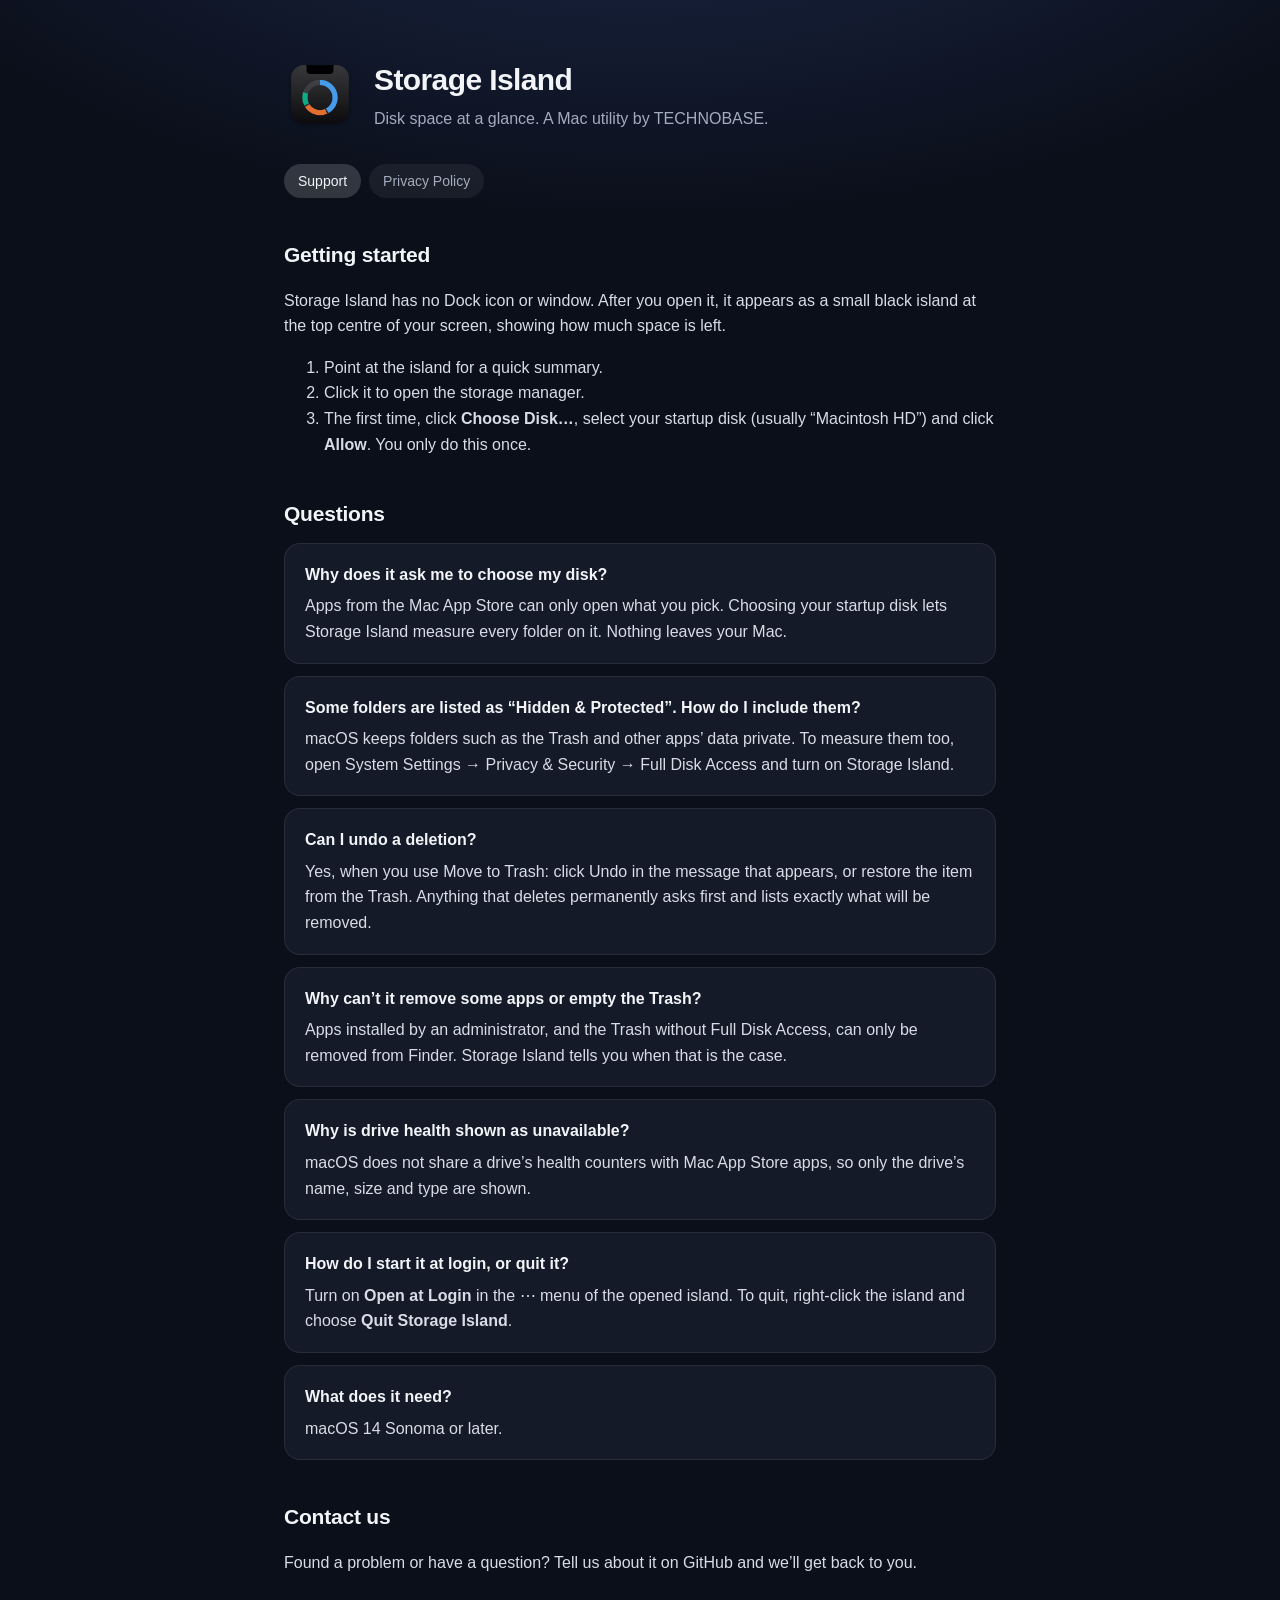
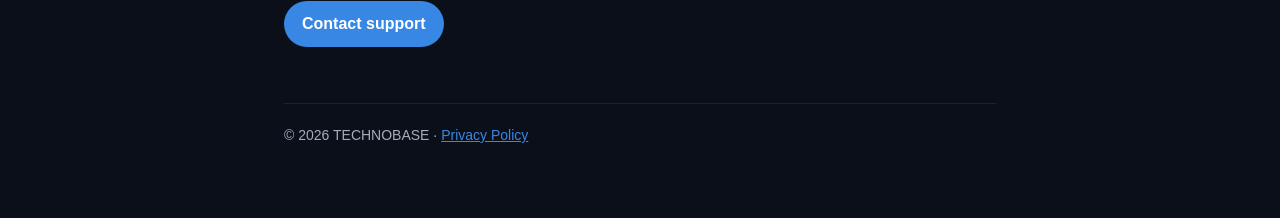
<file: index.html>
<!DOCTYPE html>
<html lang="en">
<head>
    <meta charset="utf-8">
    <meta name="viewport" content="width=device-width, initial-scale=1">
    <title>Storage Island Support</title>
    <meta name="description" content="Help and support for Storage Island, the Mac utility that keeps your free disk space in sight.">
    <link rel="icon" href="favicon.png">
    <link rel="stylesheet" href="style.css">
</head>
<body>
<main>
    <header>
        <img src="icon.png" alt="Storage Island icon">
        <div>
            <h1>Storage Island</h1>
            <p>Disk space at a glance. A Mac utility by TECHNOBASE.</p>
        </div>
    </header>

    <nav>
        <a href="./" aria-current="page">Support</a>
        <a href="privacy.html">Privacy Policy</a>
    </nav>

    <h2>Getting started</h2>
    <p>Storage Island has no Dock icon or window. After you open it, it appears as a small black island at the top centre of your screen, showing how much space is left.</p>
    <ol>
        <li>Point at the island for a quick summary.</li>
        <li>Click it to open the storage manager.</li>
        <li>The first time, click <strong>Choose Disk…</strong>, select your startup disk (usually “Macintosh HD”) and click <strong>Allow</strong>. You only do this once.</li>
    </ol>

    <h2>Questions</h2>

    <div class="card">
        <h3>Why does it ask me to choose my disk?</h3>
        <p>Apps from the Mac App Store can only open what you pick. Choosing your startup disk lets Storage Island measure every folder on it. Nothing leaves your Mac.</p>
    </div>

    <div class="card">
        <h3>Some folders are listed as “Hidden &amp; Protected”. How do I include them?</h3>
        <p>macOS keeps folders such as the Trash and other apps’ data private. To measure them too, open System Settings → Privacy &amp; Security → Full Disk Access and turn on Storage Island.</p>
    </div>

    <div class="card">
        <h3>Can I undo a deletion?</h3>
        <p>Yes, when you use Move to Trash: click Undo in the message that appears, or restore the item from the Trash. Anything that deletes permanently asks first and lists exactly what will be removed.</p>
    </div>

    <div class="card">
        <h3>Why can’t it remove some apps or empty the Trash?</h3>
        <p>Apps installed by an administrator, and the Trash without Full Disk Access, can only be removed from Finder. Storage Island tells you when that is the case.</p>
    </div>

    <div class="card">
        <h3>Why is drive health shown as unavailable?</h3>
        <p>macOS does not share a drive’s health counters with Mac App Store apps, so only the drive’s name, size and type are shown.</p>
    </div>

    <div class="card">
        <h3>How do I start it at login, or quit it?</h3>
        <p>Turn on <strong>Open at Login</strong> in the ⋯ menu of the opened island. To quit, right-click the island and choose <strong>Quit Storage Island</strong>.</p>
    </div>

    <div class="card">
        <h3>What does it need?</h3>
        <p>macOS 14 Sonoma or later.</p>
    </div>

    <h2>Contact us</h2>
    <p>Found a problem or have a question? Tell us about it on GitHub and we’ll get back to you.</p>
    <a class="button" href="https://github.com/TechnoBase-krd/storage-island/issues/new">Contact support</a>

    <footer>© 2026 TECHNOBASE · <a href="privacy.html">Privacy Policy</a></footer>
</main>
</body>
</html>
</file>
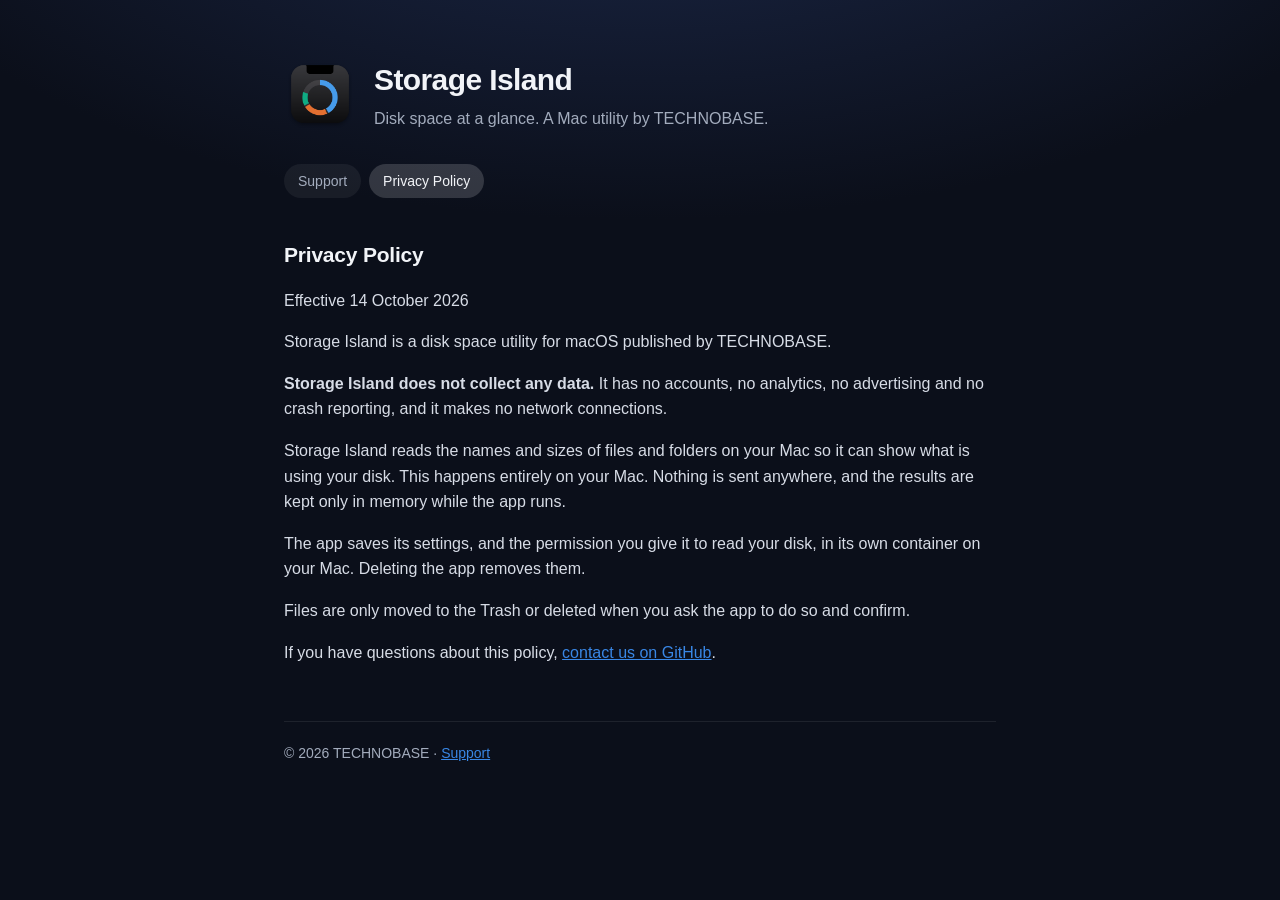
<file: privacy.html>
<!DOCTYPE html>
<html lang="en">
<head>
    <meta charset="utf-8">
    <meta name="viewport" content="width=device-width, initial-scale=1">
    <title>Storage Island Privacy Policy</title>
    <meta name="description" content="Storage Island does not collect any data.">
    <link rel="icon" href="favicon.png">
    <link rel="stylesheet" href="style.css">
</head>
<body>
<main>
    <header>
        <img src="icon.png" alt="Storage Island icon">
        <div>
            <h1>Storage Island</h1>
            <p>Disk space at a glance. A Mac utility by TECHNOBASE.</p>
        </div>
    </header>

    <nav>
        <a href="./">Support</a>
        <a href="privacy.html" aria-current="page">Privacy Policy</a>
    </nav>

    <h2>Privacy Policy</h2>
    <p>Effective 14 October 2026</p>

    <p>Storage Island is a disk space utility for macOS published by TECHNOBASE.</p>

    <p><strong>Storage Island does not collect any data.</strong> It has no accounts, no analytics, no advertising and no crash reporting, and it makes no network connections.</p>

    <p>Storage Island reads the names and sizes of files and folders on your Mac so it can show what is using your disk. This happens entirely on your Mac. Nothing is sent anywhere, and the results are kept only in memory while the app runs.</p>

    <p>The app saves its settings, and the permission you give it to read your disk, in its own container on your Mac. Deleting the app removes them.</p>

    <p>Files are only moved to the Trash or deleted when you ask the app to do so and confirm.</p>

    <p>If you have questions about this policy, <a href="https://github.com/TechnoBase-krd/storage-island/issues/new">contact us on GitHub</a>.</p>

    <footer>© 2026 TECHNOBASE · <a href="./">Support</a></footer>
</main>
</body>
</html>
</file>
<file: style.css>
:root {
    --bg: #0b0f1a;
    --card: #141a28;
    --line: rgba(255, 255, 255, 0.08);
    --text: #f2f4f8;
    --muted: #a3acbd;
    --accent: #3987e5;
}

* { box-sizing: border-box; }

body {
    margin: 0;
    background: radial-gradient(1200px 600px at 50% -200px, #1d2a4d 0%, var(--bg) 70%) no-repeat, var(--bg);
    color: var(--text);
    font: 16px/1.6 -apple-system, BlinkMacSystemFont, "SF Pro Text", "Segoe UI", Roboto, Helvetica, Arial, sans-serif;
}

main { max-width: 760px; margin: 0 auto; padding: 56px 24px 72px; }

header { display: flex; align-items: center; gap: 18px; margin-bottom: 32px; }
header img { width: 72px; height: 72px; }
header h1 { margin: 0; font-size: 30px; letter-spacing: -0.02em; }
header p { margin: 2px 0 0; color: var(--muted); }

nav { display: flex; gap: 8px; margin-bottom: 36px; }
nav a {
    padding: 6px 14px;
    border-radius: 999px;
    background: rgba(255, 255, 255, 0.06);
    color: var(--muted);
    text-decoration: none;
    font-size: 14px;
}
nav a[aria-current="page"] { background: rgba(255, 255, 255, 0.16); color: var(--text); }

h2 { font-size: 21px; margin: 40px 0 12px; letter-spacing: -0.01em; }
h3 { font-size: 16px; margin: 0 0 6px; }
p, li { color: #d7dce6; }
a { color: var(--accent); }

.card {
    background: var(--card);
    border: 1px solid var(--line);
    border-radius: 16px;
    padding: 18px 20px;
    margin: 12px 0;
}
.card p { margin: 0; }

.button {
    display: inline-block;
    margin-top: 10px;
    padding: 10px 18px;
    border-radius: 999px;
    background: var(--accent);
    color: #fff;
    font-weight: 600;
    text-decoration: none;
}

footer { margin-top: 56px; padding-top: 20px; border-top: 1px solid var(--line); color: var(--muted); font-size: 14px; }
</file>
